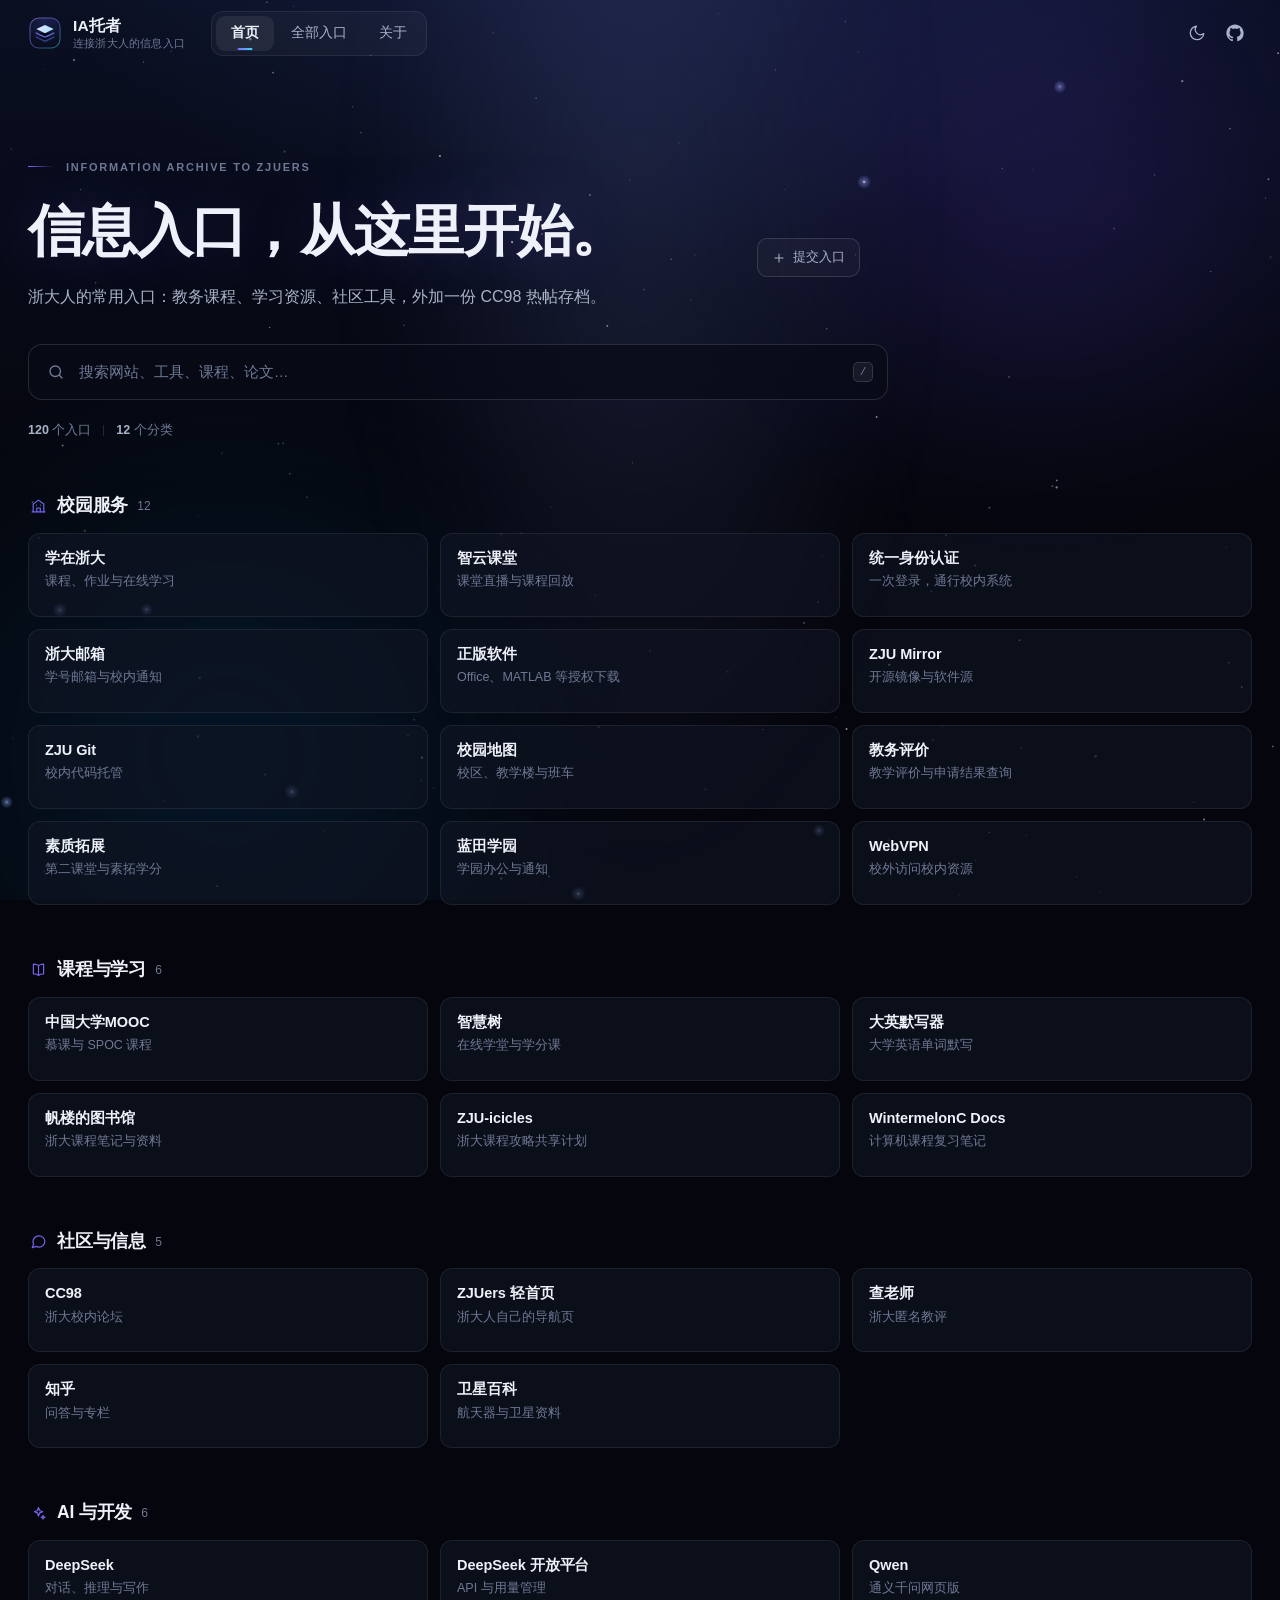
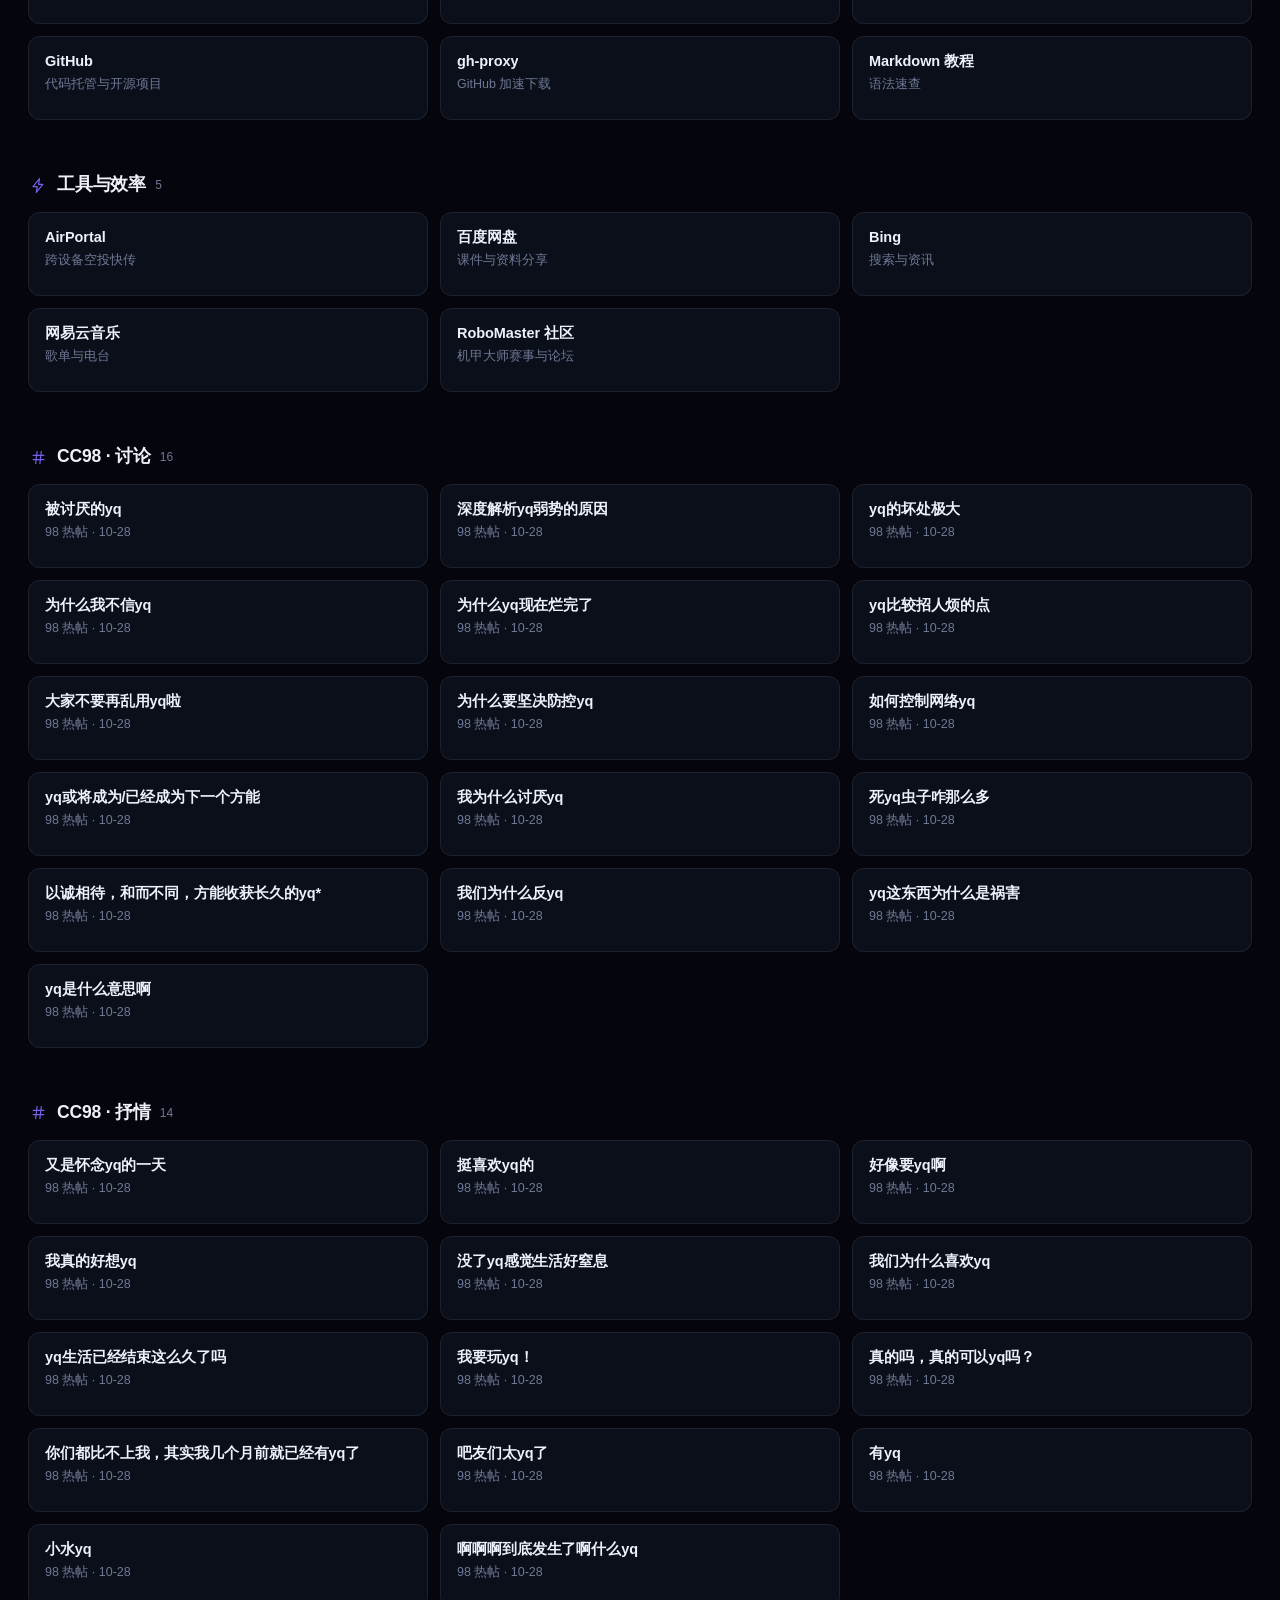
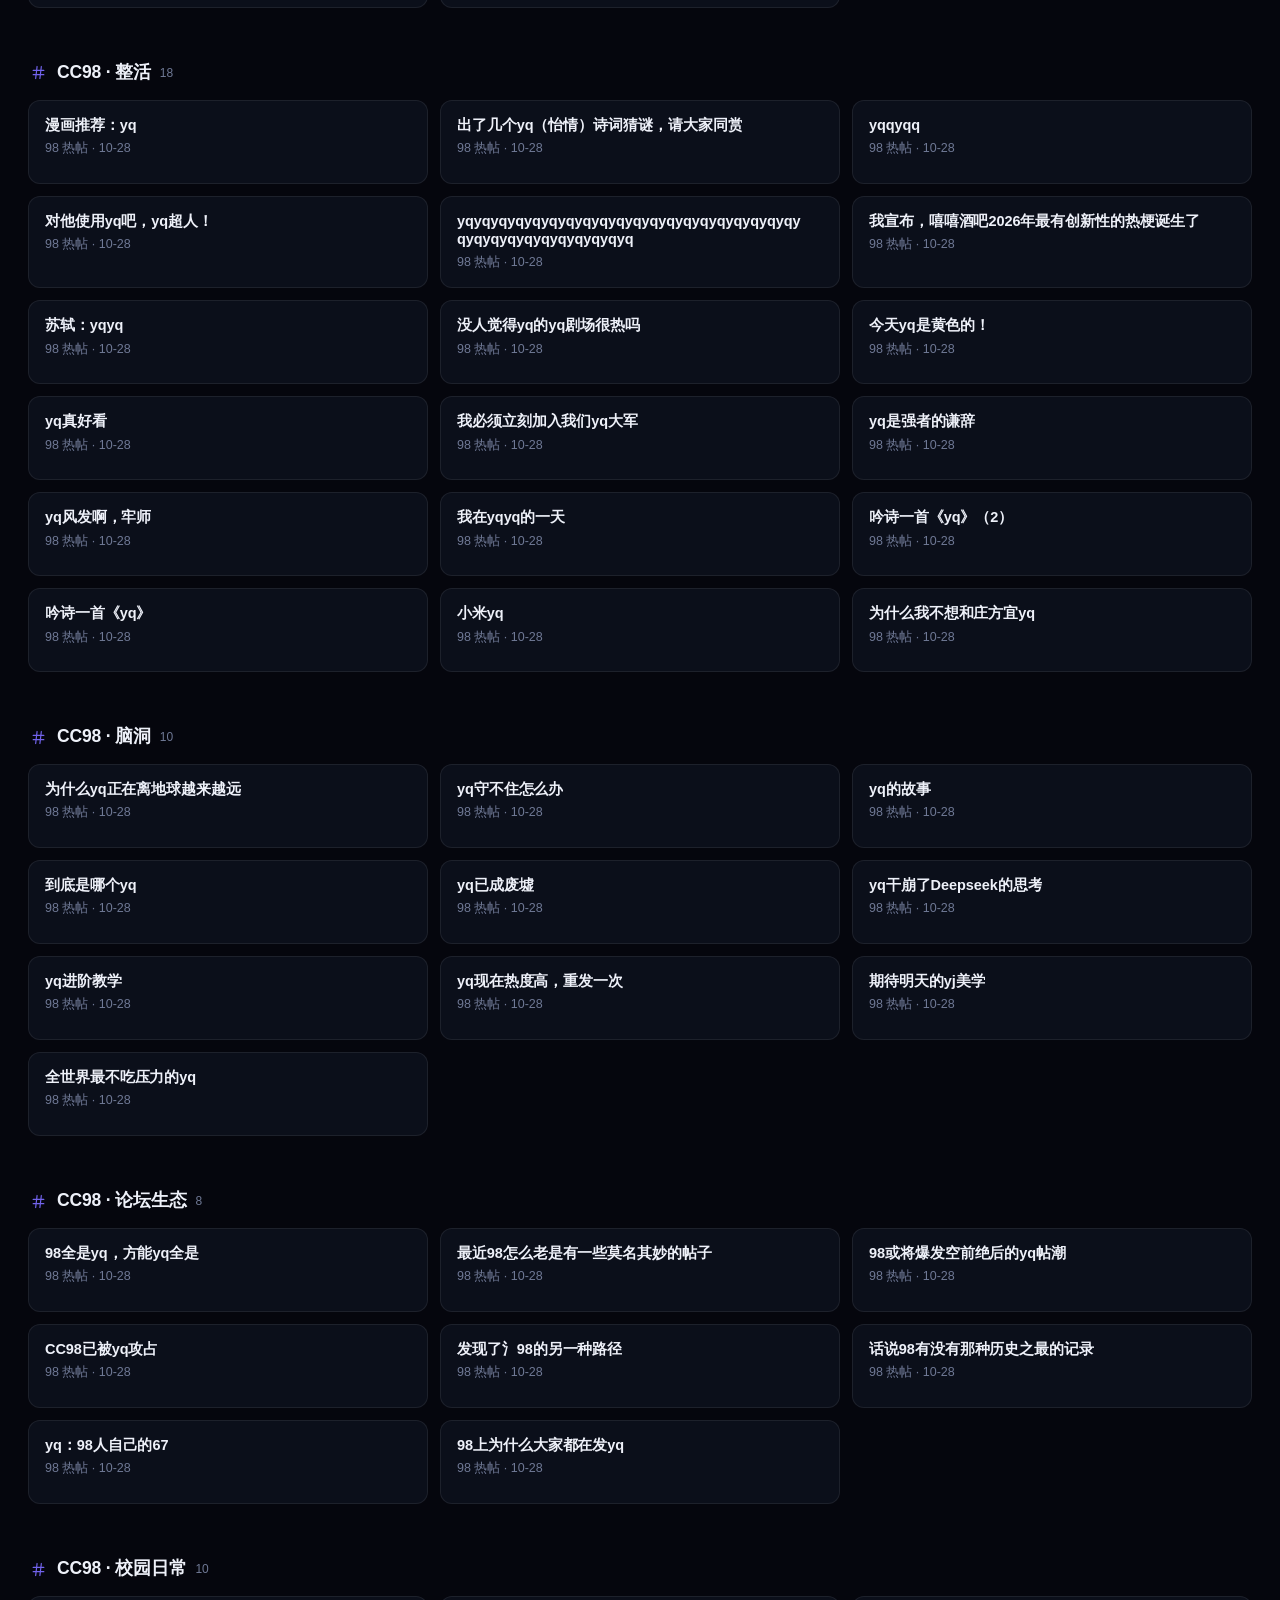
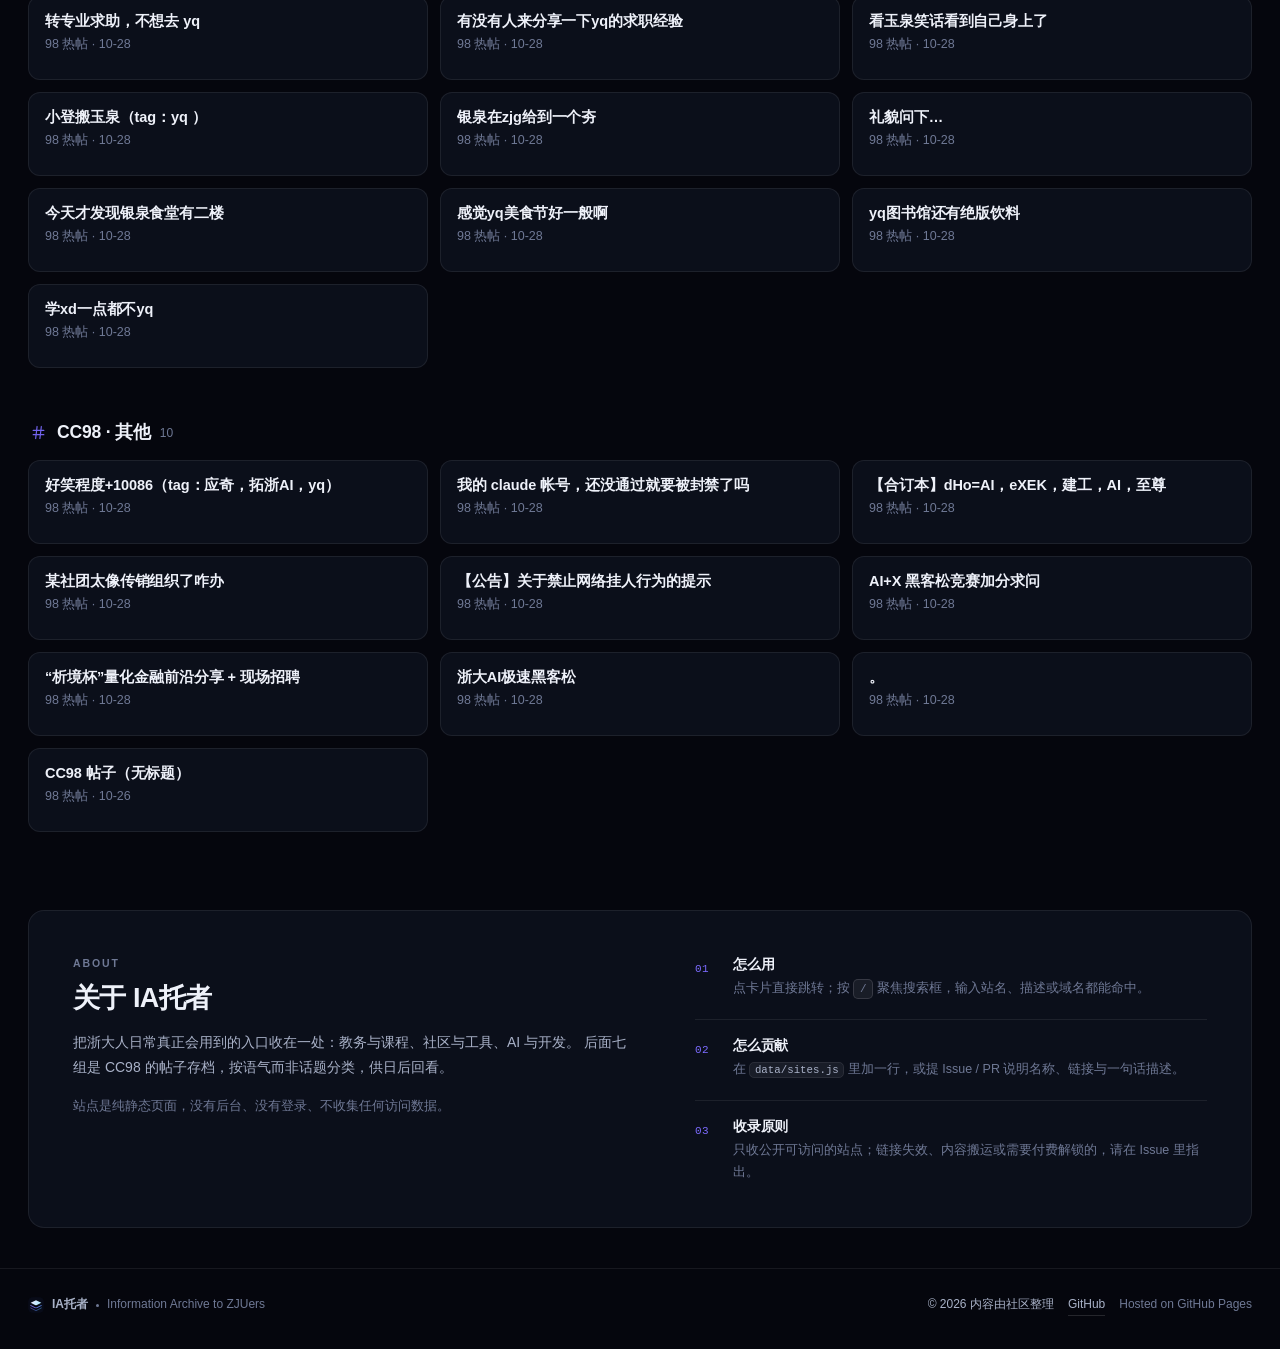
<file: index.html>
<!DOCTYPE html>
<html lang="zh-CN" data-theme="dark">
<head>
<meta charset="utf-8" />
<meta name="viewport" content="width=device-width, initial-scale=1, viewport-fit=cover" />
<title>IA托者 · Information Archive to ZJUers</title>
<meta name="description" content="为浙大人整理的信息入口：学习、办公、科研与生活的常用站点，一站直达。" />
<meta name="theme-color" content="#05060d" />
<meta property="og:type" content="website" />
<meta property="og:title" content="IA托者 · 信息入口，从这里开始。" />
<meta property="og:description" content="为浙大人整理的信息入口：学习、办公、科研与生活的常用站点，一站直达。" />
<link rel="icon" href="./assets/img/favicon.svg" type="image/svg+xml" />
<link rel="stylesheet" href="./assets/css/style.css" />
<script>
  /* 在样式生效前确定主题，避免闪白。默认深色，用户切换后记住选择 */
  (function () {
    try {
      var q = new URLSearchParams(location.search).get('theme');
      var saved = localStorage.getItem('ia-theme');
      var theme = (q === 'light' || q === 'dark') ? q : (saved || 'dark');
      document.documentElement.setAttribute('data-theme', theme);
    } catch (e) {}
  })();
</script>
</head>
<body>

<!-- 背景层：星空 / 光晕 / 光柱 -->
<div class="backdrop" aria-hidden="true">
  <canvas id="stars"></canvas>
  <div class="glow glow-a"></div>
  <div class="glow glow-b"></div>
  <div class="beam"></div>
</div>

<header class="site-header" id="siteHeader">
  <div class="nav-inner">
    <a class="brand" href="#top" aria-label="IA托者 首页">
      <img class="brand-mark" src="./assets/img/logo.svg" alt="" width="34" height="34" />
      <span class="brand-text">
        <span class="brand-name" id="brandName">IA托者</span>
        <span class="brand-sub" id="brandSub">连接浙大人的信息入口</span>
      </span>
    </a>

    <nav class="nav" aria-label="主导航">
      <a href="#top" class="active" data-nav="top">首页</a>
      <a href="#all" data-nav="all">全部入口</a>
      <a href="#about" data-nav="about">关于</a>
    </nav>

    <div class="nav-actions">
      <button class="icon-btn" id="themeToggle" type="button" aria-label="切换到浅色主题">
        <svg class="ico ico-sun" viewBox="0 0 24 24" width="18" height="18" fill="none" stroke="currentColor" stroke-width="1.7" stroke-linecap="round" stroke-linejoin="round" aria-hidden="true">
          <circle cx="12" cy="12" r="4"/><path d="M12 2v2M12 20v2M4.9 4.9l1.4 1.4M17.7 17.7l1.4 1.4M2 12h2M20 12h2M4.9 19.1l1.4-1.4M17.7 6.3l1.4-1.4"/>
        </svg>
        <svg class="ico ico-moon" viewBox="0 0 24 24" width="18" height="18" fill="none" stroke="currentColor" stroke-width="1.7" stroke-linecap="round" stroke-linejoin="round" aria-hidden="true">
          <path d="M21 12.8A9 9 0 1 1 11.2 3a7 7 0 0 0 9.8 9.8Z"/>
        </svg>
      </button>
      <a class="icon-btn" id="repoBtn" href="#" target="_blank" rel="noopener" aria-label="GitHub 仓库" hidden>
        <svg viewBox="0 0 24 24" width="18" height="18" fill="currentColor" aria-hidden="true">
          <path d="M12 .5C5.73.5.5 5.73.5 12c0 5.08 3.29 9.39 7.86 10.91.58.11.79-.25.79-.56v-2c-3.2.7-3.87-1.37-3.87-1.37-.53-1.34-1.29-1.7-1.29-1.7-1.05-.72.08-.7.08-.7 1.16.08 1.77 1.19 1.77 1.19 1.03 1.77 2.7 1.26 3.36.96.1-.75.4-1.26.73-1.55-2.55-.29-5.23-1.28-5.23-5.7 0-1.26.45-2.29 1.19-3.1-.12-.29-.52-1.46.11-3.05 0 0 .97-.31 3.18 1.18a11 11 0 0 1 5.8 0c2.2-1.49 3.17-1.18 3.17-1.18.63 1.59.23 2.76.11 3.05.74.81 1.19 1.84 1.19 3.1 0 4.43-2.69 5.41-5.25 5.7.41.36.78 1.06.78 2.14v3.17c0 .31.21.68.8.56A11.5 11.5 0 0 0 23.5 12C23.5 5.73 18.27.5 12 .5Z"/>
        </svg>
      </a>
      <button class="icon-btn menu-btn" id="menuBtn" type="button" aria-label="打开菜单" aria-expanded="false" aria-controls="mobileNav">
        <svg viewBox="0 0 24 24" width="18" height="18" fill="none" stroke="currentColor" stroke-width="1.7" stroke-linecap="round" aria-hidden="true">
          <path d="M4 7h16M4 12h16M4 17h16"/>
        </svg>
      </button>
    </div>
  </div>

  <div class="mobile-nav" id="mobileNav" hidden>
    <a href="#top" data-nav="top">首页</a>
    <a href="#all" data-nav="all">全部入口</a>
    <a href="#about" data-nav="about">关于本站</a>
  </div>
</header>

<main id="top">

  <section class="hero">
    <div class="hero-inner">
      <a class="hero-cta" id="submitBtn" href="#" target="_blank" rel="noopener" hidden>
        <svg viewBox="0 0 24 24" width="14" height="14" fill="none" stroke="currentColor" stroke-width="1.8" stroke-linecap="round" aria-hidden="true"><path d="M12 5v14M5 12h14"/></svg>
        提交入口
      </a>

      <p class="hero-eyebrow"><span class="line"></span>Information Archive to ZJUers</p>
      <h1 id="heroTitle">信息入口，从这里开始。</h1>
      <p class="hero-sub" id="heroSub">为浙大人整理的常用入口：学习、办公、科研与生活，一站直达。</p>

      <form class="search" id="searchForm" role="search" autocomplete="off">
        <svg class="search-icon" viewBox="0 0 24 24" width="18" height="18" fill="none" stroke="currentColor" stroke-width="1.8" stroke-linecap="round" aria-hidden="true">
          <circle cx="11" cy="11" r="7"/><path d="m20 20-3.2-3.2"/>
        </svg>
        <input id="searchInput" type="search" placeholder="搜索网站、工具、课程、论文…" aria-label="搜索入口" spellcheck="false" />
        <button class="search-clear" id="searchClear" type="button" aria-label="清空搜索" hidden>
          <svg viewBox="0 0 24 24" width="14" height="14" fill="none" stroke="currentColor" stroke-width="2" stroke-linecap="round" aria-hidden="true"><path d="M6 6l12 12M18 6 6 18"/></svg>
        </button>
        <kbd class="search-kbd" title="按下 / 快速搜索">/</kbd>
      </form>

      <div class="hero-stats">
        <span class="stat"><b id="totalCount">0</b> 个入口</span>
        <span class="sep" aria-hidden="true"></span>
        <span class="stat"><b id="catCount">0</b> 个分类</span>
        <span class="chip" id="pendingChip">内容待录入</span>
      </div>
    </div>
  </section>

  <div class="sections" id="all">
    <div id="categories">
      <noscript>
        <div class="empty-result">
          <strong>需要开启 JavaScript</strong>
          这个页面靠脚本读取 <code>data/sites.js</code> 的内容并渲染卡片。
        </div>
      </noscript>
    </div>

    <div class="empty-result" id="emptyResult" hidden>
      <strong>没有找到匹配的入口</strong>
      换个关键词试试，或者清空搜索查看全部。
      <button type="button" id="emptyReset">清空搜索</button>
    </div>
  </div>

  <section class="about" id="about">
    <div class="about-card">
      <div class="about-main">
        <p class="about-eyebrow">ABOUT</p>
        <h2>关于 IA托者</h2>
        <p class="about-lead">
          把浙大人日常真正会用到的入口收在一处：教务与课程、社区与工具、AI 与开发。
          后面七组是 CC98 的帖子存档，按语气而非话题分类，供日后回看。
        </p>
        <p class="about-note">
          站点是纯静态页面，没有后台、没有登录、不收集任何访问数据。
        </p>
      </div>
      <ul class="about-points">
        <li>
          <span class="pt-num">01</span>
          <div>
            <h3>怎么用</h3>
            <p>点卡片直接跳转；按 <kbd>/</kbd> 聚焦搜索框，输入站名、描述或域名都能命中。</p>
          </div>
        </li>
        <li>
          <span class="pt-num">02</span>
          <div>
            <h3>怎么贡献</h3>
            <p>在 <code>data/sites.js</code> 里加一行，或提 Issue / PR 说明名称、链接与一句话描述。</p>
          </div>
        </li>
        <li>
          <span class="pt-num">03</span>
          <div>
            <h3>收录原则</h3>
            <p>只收公开可访问的站点；链接失效、内容搬运或需要付费解锁的，请在 Issue 里指出。</p>
          </div>
        </li>
      </ul>
    </div>
  </section>
</main>

<footer class="site-footer">
  <div class="footer-inner">
    <p class="footer-brand">
      <img src="./assets/img/favicon.svg" alt="" width="16" height="16" />
      <span>IA托者</span>
      <span class="dot" aria-hidden="true"></span>
      <span class="muted">Information Archive to ZJUers</span>
    </p>
    <p class="footer-meta">
      <span>© <span id="year">2026</span> 内容由社区整理</span>
      <a id="footerRepo" href="#" target="_blank" rel="noopener" hidden>GitHub</a>
      <span class="muted">Hosted on GitHub Pages</span>
    </p>
  </div>
</footer>

<script src="./data/sites.js" defer></script>
<script src="./assets/js/app.js" defer></script>
</body>
</html>
</file>
<file: assets/css/style.css>
/* ==========================================================================
   IA托者 · 样式表
   1. 设计变量     2. 基础重置     3. 背景层      4. 顶栏
   5. 首屏         6. 分类与卡片   7. 空状态      8. 关于 / 页脚
   9. 响应式       10. 动效与无障碍
   ========================================================================== */

/* 1. 设计变量 ------------------------------------------------------------- */
:root {
  --maxw: 1280px;
  --header-h: 68px;
  --radius-lg: 16px;
  --radius: 12px;
  --radius-sm: 10px;

  --font-sans: "Inter", -apple-system, BlinkMacSystemFont, "Segoe UI", "PingFang SC",
    "Hiragino Sans GB", "Microsoft YaHei", "Noto Sans SC", sans-serif;
  --font-mono: ui-monospace, SFMono-Regular, "SF Mono", "JetBrains Mono", Consolas, monospace;

  --accent: #7c6cff;
  --accent-2: #3ad6ff;
  --accent-soft: rgba(124, 108, 255, 0.14);
  --accent-line: rgba(124, 108, 255, 0.42);

  --ease: cubic-bezier(0.22, 0.61, 0.36, 1);
}

html[data-theme="dark"] {
  color-scheme: dark;
  --bg: #05060d;
  --bg-glow: #0a0f22;
  --text: #eef1f9;
  --text-dim: #a9b2c8;
  --text-mute: #6f7995;
  --border: rgba(255, 255, 255, 0.075);
  --border-strong: rgba(255, 255, 255, 0.13);
  --card-bg: rgba(17, 21, 37, 0.62);
  --card-bg-hover: rgba(23, 28, 50, 0.92);
  --search-bg: rgba(9, 12, 24, 0.74);
  --header-bg: rgba(5, 7, 14, 0.72);
  --nav-bg: rgba(255, 255, 255, 0.035);
  --nav-active: rgba(255, 255, 255, 0.07);
  --shadow-card: 0 18px 44px -26px rgba(0, 0, 0, 0.95);
  --shadow-header: 0 1px 0 rgba(0, 0, 0, 0.4);
  --glow-a: rgba(112, 74, 255, 0.22);
  --glow-b: rgba(0, 150, 255, 0.14);
  --star-opacity: 1;
  --kbd-bg: rgba(255, 255, 255, 0.06);
}

html[data-theme="light"] {
  color-scheme: light;
  --bg: #f6f7fb;
  --bg-glow: #eef1fa;
  --text: #0d1322;
  --text-dim: #4c5871;
  --text-mute: #7d89a1;
  --border: rgba(13, 19, 34, 0.09);
  --border-strong: rgba(13, 19, 34, 0.15);
  --card-bg: #ffffff;
  --card-bg-hover: #ffffff;
  --search-bg: rgba(255, 255, 255, 0.92);
  --header-bg: rgba(246, 247, 251, 0.8);
  --nav-bg: rgba(13, 19, 34, 0.035);
  --nav-active: rgba(13, 19, 34, 0.06);
  --shadow-card: 0 10px 30px -20px rgba(13, 19, 34, 0.28);
  --shadow-header: 0 1px 0 rgba(13, 19, 34, 0.06);
  --glow-a: rgba(124, 108, 255, 0.12);
  --glow-b: rgba(58, 214, 255, 0.11);
  --star-opacity: 0;
  --kbd-bg: rgba(13, 19, 34, 0.05);

  --accent: #6b57f5;
  --accent-soft: rgba(107, 87, 245, 0.1);
  --accent-line: rgba(107, 87, 245, 0.4);
}

/* 2. 基础重置 ------------------------------------------------------------- */
*,
*::before,
*::after {
  box-sizing: border-box;
}

html {
  scroll-behavior: smooth;
  scroll-padding-top: calc(var(--header-h) + 24px);
  -webkit-text-size-adjust: 100%;
}

body {
  margin: 0;
  min-height: 100vh;
  background: var(--bg);
  color: var(--text);
  font-family: var(--font-sans);
  font-size: 15px;
  line-height: 1.65;
  -webkit-font-smoothing: antialiased;
  -moz-osx-font-smoothing: grayscale;
  overflow-x: hidden;
  transition: background-color 0.35s var(--ease), color 0.35s var(--ease);
}

h1,
h2,
h3 {
  margin: 0;
  font-weight: 700;
  letter-spacing: -0.015em;
  line-height: 1.25;
}

p {
  margin: 0;
}

a {
  color: inherit;
  text-decoration: none;
}

img,
svg {
  display: block;
  max-width: 100%;
}

code,
kbd {
  font-family: var(--font-mono);
  font-size: 0.86em;
}

code {
  padding: 0.12em 0.42em;
  border-radius: 5px;
  background: var(--kbd-bg);
  border: 1px solid var(--border);
  color: var(--text-dim);
  white-space: nowrap;
}

kbd {
  display: inline-grid;
  place-items: center;
  min-width: 20px;
  height: 20px;
  padding: 0 5px;
  border-radius: 5px;
  border: 1px solid var(--border-strong);
  background: var(--kbd-bg);
  color: var(--text-mute);
  font-size: 11px;
  line-height: 1;
}

[hidden] {
  display: none !important;
}

::selection {
  background: rgba(124, 108, 255, 0.35);
  color: #fff;
}

:focus-visible {
  outline: 2px solid var(--accent);
  outline-offset: 2px;
}

/* 3. 背景层 --------------------------------------------------------------- */
.backdrop {
  position: fixed;
  inset: 0;
  z-index: 0;
  pointer-events: none;
  overflow: hidden;
  background:
    radial-gradient(900px 520px at 50% -12%, rgba(56, 70, 140, 0.28), transparent 70%),
    linear-gradient(180deg, var(--bg-glow), var(--bg) 55%);
}

html[data-theme="light"] .backdrop {
  background:
    radial-gradient(900px 520px at 50% -12%, rgba(124, 108, 255, 0.1), transparent 70%),
    linear-gradient(180deg, #fbfcff, var(--bg) 60%);
}

#stars {
  position: absolute;
  inset: 0;
  width: 100%;
  height: 100%;
  opacity: var(--star-opacity);
  transition: opacity 0.4s var(--ease);
}

.glow {
  position: absolute;
  border-radius: 50%;
  filter: blur(70px);
  opacity: 0.9;
}

.glow-a {
  top: -18%;
  right: -8%;
  width: 680px;
  height: 680px;
  background: radial-gradient(circle, var(--glow-a), transparent 68%);
}

.glow-b {
  bottom: -26%;
  left: -12%;
  width: 760px;
  height: 760px;
  background: radial-gradient(circle, var(--glow-b), transparent 70%);
}

.beam {
  position: absolute;
  top: -15%;
  left: 50%;
  width: min(620px, 62vw);
  height: 120%;
  transform: translateX(-50%);
  background: radial-gradient(ellipse at 50% 32%, rgba(132, 150, 255, 0.14), transparent 62%);
  filter: blur(40px);
}

html[data-theme="light"] .beam {
  background: radial-gradient(ellipse at 50% 30%, rgba(124, 108, 255, 0.07), transparent 58%);
}

/* 内容层压在背景层之上 */
main,
.site-footer {
  position: relative;
  z-index: 1;
}

/* 4. 顶栏 ----------------------------------------------------------------- */
.site-header {
  position: sticky;
  top: 0;
  z-index: 60;
  height: var(--header-h);
  display: flex;
  align-items: center;
  border-bottom: 1px solid transparent;
  transition: background-color 0.25s var(--ease), border-color 0.25s var(--ease),
    backdrop-filter 0.25s var(--ease);
}

.site-header.scrolled {
  background: var(--header-bg);
  border-bottom-color: var(--border);
  backdrop-filter: blur(16px) saturate(150%);
  -webkit-backdrop-filter: blur(16px) saturate(150%);
  box-shadow: var(--shadow-header);
}

.nav-inner {
  width: 100%;
  max-width: var(--maxw);
  margin: 0 auto;
  padding: 0 28px;
  display: flex;
  align-items: center;
  gap: 22px;
}

.brand {
  display: flex;
  align-items: center;
  gap: 11px;
  flex-shrink: 0;
  border-radius: var(--radius-sm);
}

.brand-mark {
  width: 34px;
  height: 34px;
  transition: transform 0.4s var(--ease);
}

.brand:hover .brand-mark {
  transform: rotate(-6deg) scale(1.04);
}

.brand-text {
  display: flex;
  flex-direction: column;
  line-height: 1.2;
}

.brand-name {
  font-size: 15.5px;
  font-weight: 700;
  letter-spacing: 0.01em;
}

.brand-sub {
  font-size: 10.5px;
  color: var(--text-mute);
  letter-spacing: 0.02em;
  margin-top: 2px;
}

.nav {
  display: flex;
  align-items: center;
  gap: 2px;
  padding: 4px;
  margin-left: 4px;
  border-radius: 12px;
  background: var(--nav-bg);
  border: 1px solid var(--border);
}

.nav a {
  position: relative;
  padding: 6px 15px;
  border-radius: 9px;
  font-size: 13.5px;
  color: var(--text-dim);
  transition: color 0.18s, background-color 0.18s;
  white-space: nowrap;
}

.nav a:hover {
  color: var(--text);
  background: var(--nav-active);
}

.nav a.active {
  color: var(--text);
  font-weight: 600;
  background: var(--nav-active);
}

.nav a.active::after {
  content: "";
  position: absolute;
  left: 50%;
  bottom: 1px;
  width: 15px;
  height: 2px;
  border-radius: 2px;
  transform: translateX(-50%);
  background: linear-gradient(90deg, var(--accent), var(--accent-2));
}

.nav-actions {
  margin-left: auto;
  display: flex;
  align-items: center;
  gap: 4px;
}

.icon-btn {
  display: grid;
  place-items: center;
  width: 34px;
  height: 34px;
  padding: 0;
  border-radius: var(--radius-sm);
  border: 1px solid transparent;
  background: transparent;
  color: var(--text-dim);
  cursor: pointer;
  transition: color 0.18s, background-color 0.18s, border-color 0.18s;
}

.icon-btn:hover {
  color: var(--text);
  background: var(--nav-active);
  border-color: var(--border);
}

.ico-sun {
  display: none;
}

html[data-theme="light"] .ico-sun {
  display: block;
}

html[data-theme="light"] .ico-moon {
  display: none;
}

.menu-btn {
  display: none;
}

.mobile-nav {
  display: none;
}

/* 5. 首屏 ----------------------------------------------------------------- */
.hero {
  position: relative;
  max-width: var(--maxw);
  margin: 0 auto;
  padding: clamp(48px, 7vw, 92px) 28px 0;
}

.hero-inner {
  position: relative;
  max-width: 860px;
}

.hero-cta {
  position: absolute;
  top: calc(clamp(48px, 7vw, 92px) - 9px);
  right: 28px;
  display: inline-flex;
  align-items: center;
  gap: 7px;
  padding: 8px 14px;
  border-radius: var(--radius-sm);
  border: 1px solid var(--border-strong);
  background: rgba(255, 255, 255, 0.03);
  color: var(--text-dim);
  font-size: 12.5px;
  transition: color 0.18s, border-color 0.18s, background-color 0.18s, transform 0.18s;
}

.hero-cta:hover {
  color: var(--text);
  border-color: var(--accent-line);
  background: var(--accent-soft);
  transform: translateY(-1px);
}

.hero-eyebrow {
  display: flex;
  align-items: center;
  gap: 12px;
  font-size: 11px;
  font-weight: 600;
  letter-spacing: 0.16em;
  text-transform: uppercase;
  color: var(--text-mute);
}

.hero-eyebrow .line {
  width: 26px;
  height: 1px;
  background: linear-gradient(90deg, var(--accent), transparent);
}

.hero h1 {
  margin-top: 20px;
  font-size: clamp(32px, 4.6vw, 56px);
  font-weight: 800;
  letter-spacing: -0.03em;
  color: var(--text);
  text-wrap: balance;
}

html[data-theme="dark"] .hero h1 {
  text-shadow: 0 0 60px rgba(124, 108, 255, 0.25);
}

.hero-sub {
  margin-top: 18px;
  font-size: clamp(14px, 1.4vw, 16px);
  color: var(--text-dim);
  max-width: 620px;
}

.search {
  position: relative;
  display: flex;
  align-items: center;
  gap: 12px;
  margin-top: 34px;
  height: 56px;
  padding: 0 14px 0 18px;
  border-radius: 14px;
  background: var(--search-bg);
  border: 1px solid var(--border-strong);
  backdrop-filter: blur(12px);
  -webkit-backdrop-filter: blur(12px);
  transition: border-color 0.2s, box-shadow 0.2s, background-color 0.3s;
}

.search:hover {
  border-color: rgba(124, 108, 255, 0.28);
}

.search:focus-within {
  border-color: var(--accent-line);
  box-shadow: 0 0 0 4px var(--accent-soft), 0 24px 50px -32px rgba(0, 0, 0, 0.9);
}

.search-icon {
  color: var(--text-mute);
  flex-shrink: 0;
  transition: color 0.2s;
}

.search:focus-within .search-icon {
  color: var(--accent);
}

.search input {
  flex: 1;
  min-width: 0;
  height: 100%;
  border: 0;
  background: none;
  color: var(--text);
  font-family: inherit;
  font-size: 14.5px;
  outline: none;
}

.search input::placeholder {
  color: var(--text-mute);
}

input[type="search"]::-webkit-search-cancel-button,
input[type="search"]::-webkit-search-decoration {
  -webkit-appearance: none;
  appearance: none;
}

.search-clear {
  display: grid;
  place-items: center;
  width: 24px;
  height: 24px;
  padding: 0;
  border: 0;
  border-radius: 50%;
  background: var(--nav-active);
  color: var(--text-mute);
  cursor: pointer;
  transition: color 0.18s, background-color 0.18s;
}

.search-clear:hover {
  color: var(--text);
}

.search-kbd {
  flex-shrink: 0;
  font-family: var(--font-mono);
}

.hero-stats {
  display: flex;
  align-items: center;
  flex-wrap: wrap;
  gap: 12px;
  margin-top: 20px;
  font-size: 12.5px;
  color: var(--text-mute);
}

.hero-stats b {
  color: var(--text-dim);
  font-weight: 600;
  font-variant-numeric: tabular-nums;
}

.hero-stats .sep {
  width: 1px;
  height: 11px;
  background: var(--border-strong);
}

.chip {
  display: inline-flex;
  align-items: center;
  padding: 1px 9px;
  border-radius: 999px;
  border: 1px solid var(--border-strong);
  font-size: 11.5px;
  color: var(--text-mute);
  background: var(--nav-bg);
}

.chip.dot::before {
  content: "";
  width: 5px;
  height: 5px;
  margin-right: 6px;
  border-radius: 50%;
  background: var(--accent);
}

/* 6. 分类与卡片 ----------------------------------------------------------- */
.sections {
  max-width: var(--maxw);
  margin: 0 auto;
  padding: 54px 28px 0;
}

.category {
  margin-bottom: 54px;
}

.cat-head {
  display: flex;
  align-items: center;
  gap: 9px;
  margin-bottom: 16px;
}

.cat-icon {
  display: grid;
  place-items: center;
  width: 20px;
  height: 20px;
  color: var(--accent);
  opacity: 0.92;
}

.cat-head h2 {
  font-size: 17.5px;
  font-weight: 650;
  letter-spacing: -0.01em;
}

.cat-count {
  font-size: 12px;
  color: var(--text-mute);
  font-variant-numeric: tabular-nums;
  padding-top: 2px;
}

.grid {
  display: grid;
  grid-template-columns: repeat(3, minmax(0, 1fr));
  gap: 12px;
}

.card {
  position: relative;
  display: block;
  min-height: 84px;
  padding: 15px 34px 15px 16px;
  border-radius: var(--radius);
  background: var(--card-bg);
  border: 1px solid var(--border);
  transition: transform 0.2s var(--ease), border-color 0.2s, background-color 0.2s,
    box-shadow 0.25s var(--ease);
}

.card::before {
  content: "";
  position: absolute;
  inset: 0;
  border-radius: inherit;
  background: linear-gradient(135deg, var(--accent-soft), transparent 46%);
  opacity: 0;
  transition: opacity 0.25s;
  pointer-events: none;
}

.card:hover {
  transform: translateY(-2px);
  border-color: var(--accent-line);
  background: var(--card-bg-hover);
  box-shadow: var(--shadow-card);
}

.card:hover::before {
  opacity: 1;
}

.card h3 {
  position: relative;
  display: flex;
  align-items: center;
  gap: 8px;
  font-size: 14.5px;
  font-weight: 600;
  letter-spacing: -0.005em;
  color: var(--text);
}

.card h3 .t {
  display: -webkit-box;
  -webkit-line-clamp: 2;
  line-clamp: 2;
  -webkit-box-orient: vertical;
  overflow: hidden;
  min-width: 0;
  overflow-wrap: anywhere;
}

.card h3 img {
  width: 16px;
  height: 16px;
  border-radius: 4px;
  flex-shrink: 0;
}

.card p {
  position: relative;
  margin-top: 5px;
  font-size: 12.5px;
  line-height: 1.55;
  color: var(--text-mute);
  display: -webkit-box;
  -webkit-line-clamp: 2;
  line-clamp: 2;
  -webkit-box-orient: vertical;
  overflow: hidden;
}

.card .go {
  position: absolute;
  top: 14px;
  right: 13px;
  color: var(--accent);
  opacity: 0;
  transform: translate(-3px, 3px);
  transition: opacity 0.2s, transform 0.2s var(--ease);
}

.card:hover .go {
  opacity: 1;
  transform: translate(0, 0);
}

.card:focus-visible .go {
  opacity: 1;
  transform: none;
}

/* 待录入的虚位卡片 */
.card--ghost {
  display: flex;
  align-items: center;
  justify-content: center;
  gap: 8px;
  min-height: 84px;
  padding: 15px;
  border-style: dashed;
  border-color: var(--border-strong);
  background: transparent;
  color: var(--text-mute);
  font-size: 12.5px;
  cursor: default;
}

.card--ghost::before {
  display: none;
}

.card--ghost:hover {
  transform: none;
  box-shadow: none;
  border-color: rgba(124, 108, 255, 0.24);
  background: transparent;
  color: var(--text-dim);
}

.ghost-plus {
  display: grid;
  place-items: center;
  width: 18px;
  height: 18px;
  border-radius: 50%;
  border: 1px dashed currentColor;
  font-size: 12px;
  line-height: 1;
}

/* 7. 空状态 --------------------------------------------------------------- */
.empty-result {
  margin: 8px 0 24px;
  padding: 52px 24px;
  border: 1px dashed var(--border-strong);
  border-radius: var(--radius-lg);
  text-align: center;
  color: var(--text-mute);
  font-size: 13px;
}

.empty-result strong {
  display: block;
  margin-bottom: 6px;
  font-size: 15px;
  font-weight: 600;
  color: var(--text-dim);
}

.empty-result button {
  display: block;
  margin: 18px auto 0;
  padding: 7px 16px;
  border-radius: 9px;
  border: 1px solid var(--border-strong);
  background: var(--nav-bg);
  color: var(--text-dim);
  font-family: inherit;
  font-size: 12.5px;
  cursor: pointer;
  transition: color 0.18s, border-color 0.18s;
}

.empty-result button:hover {
  color: var(--text);
  border-color: var(--accent-line);
}

/* 8. 关于 / 页脚 ---------------------------------------------------------- */
.about {
  max-width: var(--maxw);
  margin: 0 auto;
  padding: 24px 28px 40px;
}

.about-card {
  display: grid;
  grid-template-columns: 1.05fr 0.95fr;
  gap: 56px;
  padding: clamp(28px, 4vw, 44px);
  border-radius: var(--radius-lg);
  border: 1px solid var(--border);
  background: var(--card-bg);
}

.about-eyebrow {
  font-size: 10.5px;
  font-weight: 600;
  letter-spacing: 0.18em;
  color: var(--text-mute);
}

.about-main h2 {
  margin-top: 10px;
  font-size: clamp(22px, 2.4vw, 27px);
  font-weight: 750;
  letter-spacing: -0.02em;
}

.about-lead {
  margin-top: 14px;
  font-size: 14px;
  line-height: 1.8;
  color: var(--text-dim);
}

.about-note {
  margin-top: 16px;
  font-size: 12.5px;
  color: var(--text-mute);
}

.about-points {
  list-style: none;
  margin: 0;
  padding: 0;
  display: flex;
  flex-direction: column;
  gap: 20px;
}

.about-points li {
  display: grid;
  grid-template-columns: 34px 1fr;
  gap: 4px;
  padding-top: 18px;
  border-top: 1px solid var(--border);
}

.about-points li:first-child {
  padding-top: 2px;
  border-top: 0;
}

.pt-num {
  font-family: var(--font-mono);
  font-size: 11px;
  color: var(--accent);
  padding-top: 3px;
  letter-spacing: 0.04em;
}

.about-points h3 {
  font-size: 13.5px;
  font-weight: 600;
  margin-bottom: 4px;
}

.about-points p {
  font-size: 12.5px;
  color: var(--text-mute);
  line-height: 1.7;
}

.site-footer {
  border-top: 1px solid var(--border);
  padding: 26px 28px 34px;
}

.footer-inner {
  max-width: var(--maxw);
  margin: 0 auto;
  display: flex;
  align-items: center;
  justify-content: space-between;
  flex-wrap: wrap;
  gap: 12px;
  font-size: 12px;
  color: var(--text-dim);
}

.footer-brand {
  display: flex;
  align-items: center;
  gap: 8px;
  font-weight: 600;
}

.footer-brand .dot {
  width: 3px;
  height: 3px;
  border-radius: 50%;
  background: var(--text-mute);
}

.footer-brand .muted,
.footer-meta .muted {
  color: var(--text-mute);
  font-weight: 400;
}

.footer-meta {
  display: flex;
  align-items: center;
  gap: 14px;
  flex-wrap: wrap;
  color: var(--text-dim);
}

.footer-meta a {
  color: var(--text-dim);
  border-bottom: 1px solid var(--border-strong);
  transition: color 0.18s, border-color 0.18s;
}

.footer-meta a:hover {
  color: var(--accent);
  border-color: var(--accent-line);
}

/* 9. 响应式 --------------------------------------------------------------- */
@media (max-width: 1000px) {
  .grid {
    grid-template-columns: repeat(2, minmax(0, 1fr));
  }

  .about-card {
    gap: 34px;
  }
}

@media (max-width: 900px) {
  .hero-cta {
    display: none;
  }

  .nav {
    display: none;
  }

  .menu-btn {
    display: grid;
  }

  .mobile-nav {
    position: absolute;
    top: calc(var(--header-h) - 4px);
    left: 16px;
    right: 16px;
    padding: 8px;
    border-radius: 14px;
    border: 1px solid var(--border);
    background: var(--header-bg);
    backdrop-filter: blur(18px) saturate(150%);
    -webkit-backdrop-filter: blur(18px) saturate(150%);
    box-shadow: 0 26px 60px -20px rgba(0, 0, 0, 0.75);
  }

  .mobile-nav:not([hidden]) {
    display: block;
  }

  .mobile-nav a {
    display: block;
    padding: 11px 12px;
    border-radius: 9px;
    font-size: 14px;
    color: var(--text-dim);
  }

  .mobile-nav a:hover,
  .mobile-nav a.active {
    color: var(--text);
    background: var(--nav-active);
  }

  .about-card {
    grid-template-columns: 1fr;
    gap: 28px;
  }
}

@media (max-width: 640px) {
  :root {
    --header-h: 60px;
  }

  .nav-inner,
  .hero,
  .sections,
  .about,
  .site-footer {
    padding-left: 18px;
    padding-right: 18px;
  }

  .brand-sub {
    display: none;
  }

  .grid {
    grid-template-columns: minmax(0, 1fr);
  }

  .hero-stats {
    gap: 10px;
    font-size: 12px;
  }

  .search {
    height: 50px;
    padding: 0 12px 0 14px;
  }

  .search-kbd {
    display: none;
  }

  .category {
    margin-bottom: 42px;
  }

  .footer-inner {
    flex-direction: column;
    align-items: flex-start;
  }
}

/* 10. 动效与无障碍 -------------------------------------------------------- */
.js-reveal .category {
  opacity: 0;
  transform: translateY(14px);
}

.js-reveal .category.in {
  opacity: 1;
  transform: none;
  transition: opacity 0.55s var(--ease), transform 0.55s var(--ease);
}

@media (prefers-reduced-motion: reduce) {
  html {
    scroll-behavior: auto;
  }

  *,
  *::before,
  *::after {
    animation-duration: 0.001ms !important;
    transition-duration: 0.001ms !important;
  }

  .js-reveal .category {
    opacity: 1;
    transform: none;
  }
}

/* 11. 404 ---------------------------------------------------------------- */
.not-found {
  position: relative;
  z-index: 1;
  min-height: 100vh;
  display: flex;
  flex-direction: column;
  align-items: center;
  justify-content: center;
  padding: 48px 24px;
  text-align: center;
}

.nf-code {
  margin-top: 24px;
  font-family: var(--font-mono);
  font-size: 11px;
  letter-spacing: 0.34em;
  color: var(--accent);
}

.not-found h1 {
  margin-top: 8px;
  font-size: clamp(25px, 4vw, 34px);
  font-weight: 750;
  letter-spacing: -0.02em;
}

.nf-text {
  margin-top: 10px;
  font-size: 13.5px;
  color: var(--text-mute);
}

.nf-btn {
  margin-top: 28px;
  padding: 9px 20px;
  border-radius: var(--radius-sm);
  border: 1px solid var(--border-strong);
  background: var(--card-bg);
  color: var(--text-dim);
  font-size: 13px;
  transition: color 0.18s, border-color 0.18s, transform 0.18s;
}

.nf-btn:hover {
  color: var(--text);
  border-color: var(--accent-line);
  transform: translateY(-1px);
}
</file>
